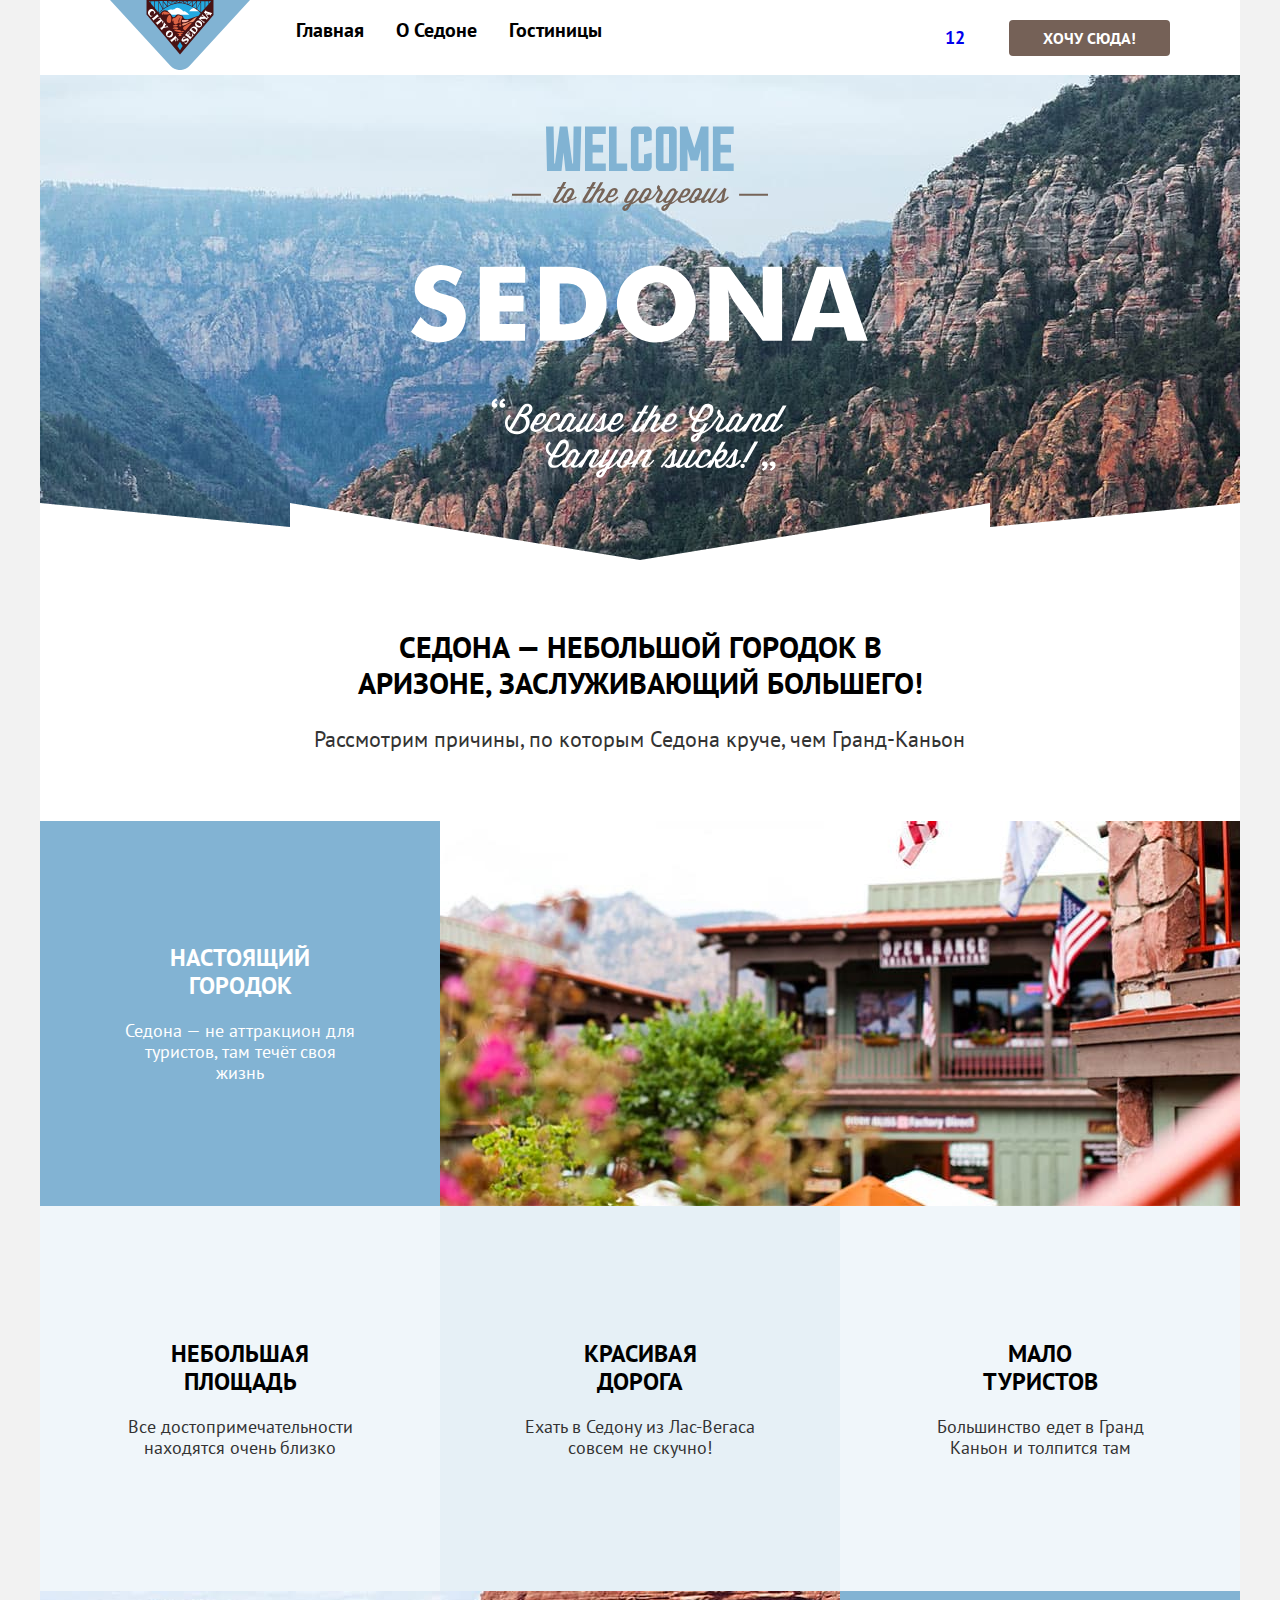
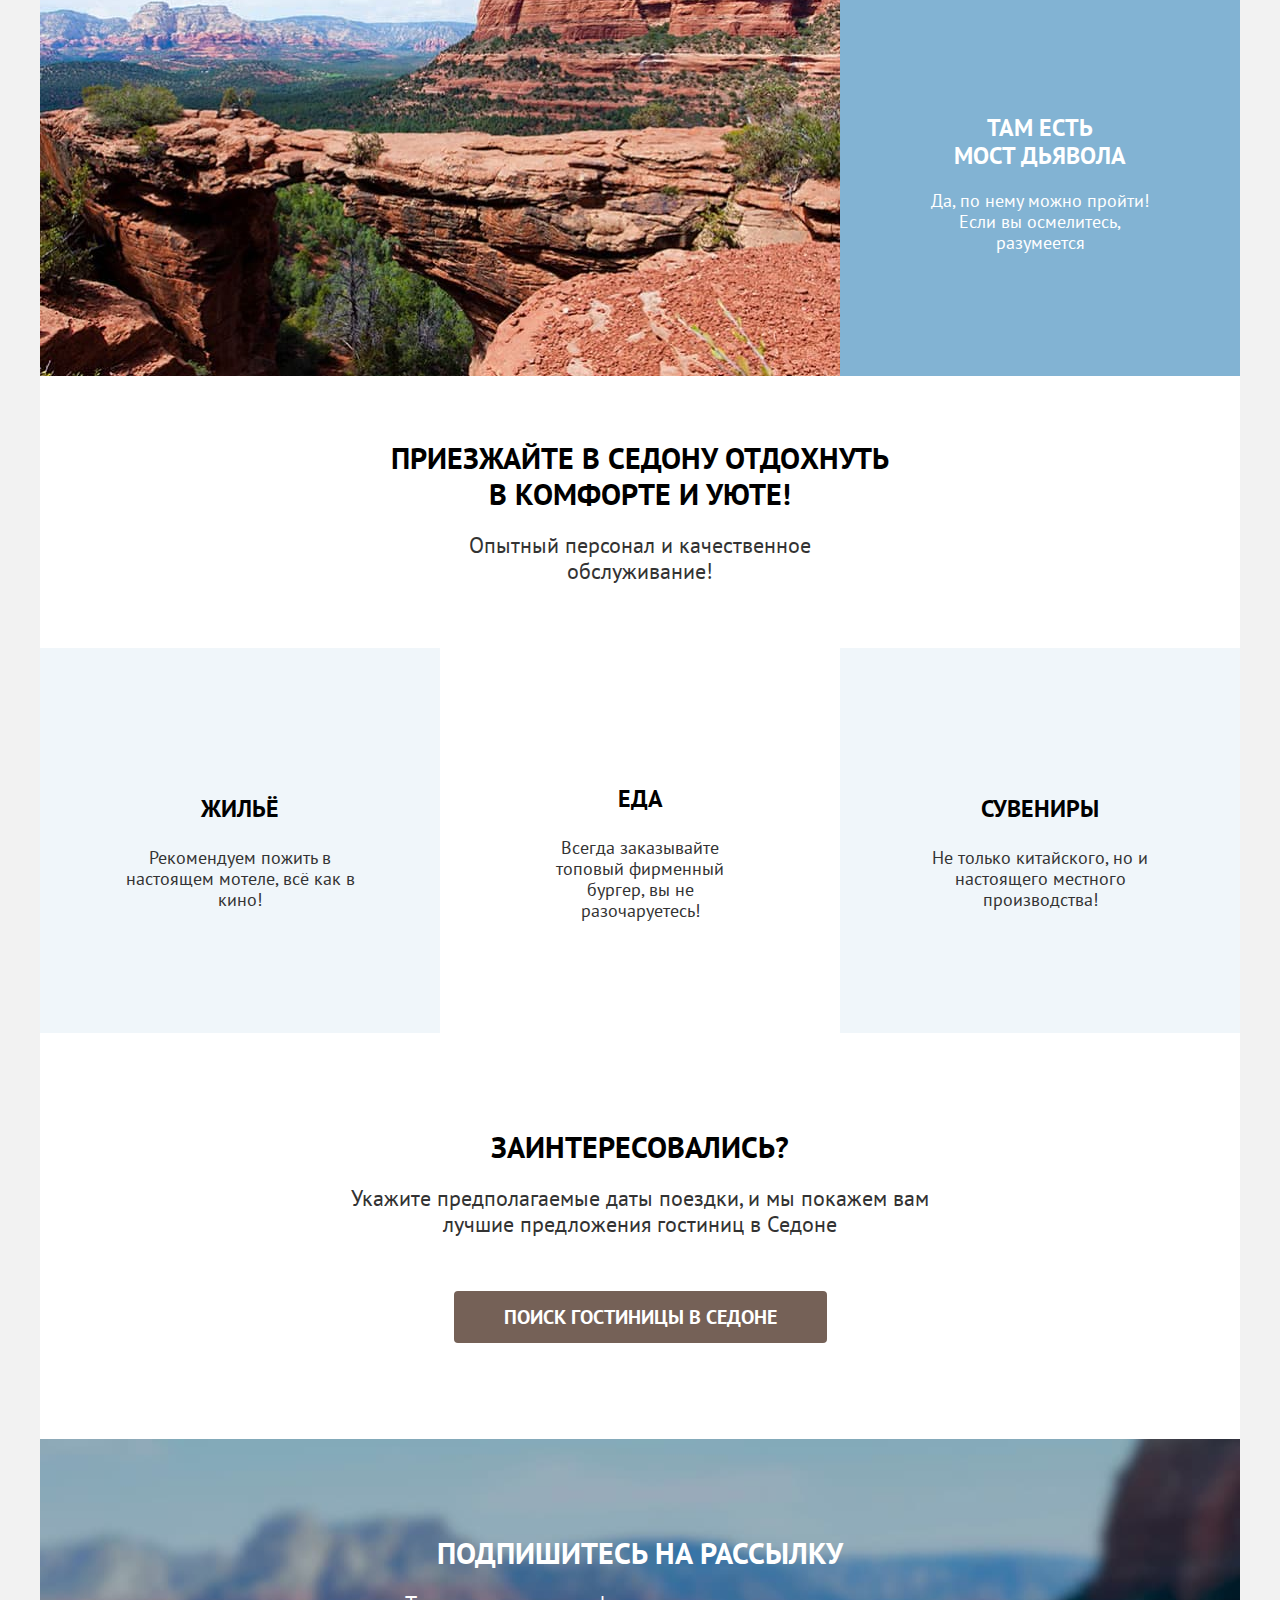
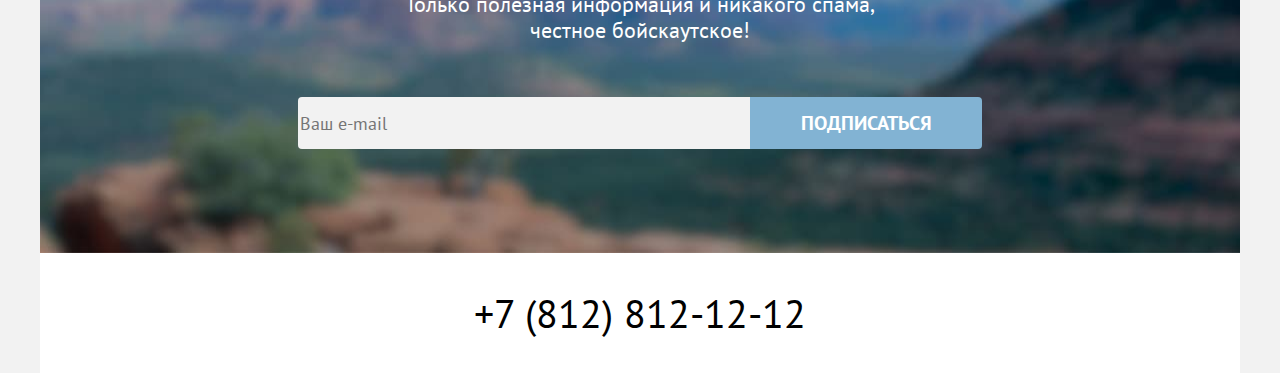
<file: index.html>
<!DOCTYPE html>
<html lang="ru">
  <head>
    <meta charset="utf-8">
    <link rel="stylesheet" href="styles/style.css">
    <title>HTML Academy: Седона</title>
  </head>
  <body>
    <div class="container">
      <header class="page-header">
        <nav class="navigation">
          <a class="header-logo" href="index.html" area-current="page">
            <img class="page-header-logo" src="images/logo.svg" width="140" height="70" alt="Логотип города «Седона»">
          </a>
          <ul class="navigation-list">
            <li class="navigation-item">
              <a class="navigation-link current"  area-current="page" href="index.html">Главная</a>
            </li>
            <li class="navigation-item">
              <a class="navigation-link" href="#">О Седоне</a>
            </li>
            <li class="navigation-item">
              <a class="navigation-link" href="catalog.html">Гостиницы</a>
            </li>
          </ul>
          <ul class="navigation-user">
            <li class="navigation-user-item">
              <a class="navigation-user-link navigation-user-link-search" href="#">
                <span class="visually-hidden">Поиск</span>
              </a>
            </li>
            <li class="navigation-user-item">
              <a class="navigation-user-link navigation-user-link-favorites" href="#">
                <span class="visually-hidden">Избранное</span>
                <span class="navigation-user-favorites-count">12</span>
              </a>
            </li>
            <li class="navigation-user-item">
              <a class="navigation-user-button button" href="#">Хочу сюда!</a>
            </li>
          </ul>
        </nav>
      </header>
      <main class="main-index main-container">
        <section class="hero">
          <h1 class="visually-hidden">Седона-город в Аризоне</h1>
          <img class="hero-logo" src="images/hero-logo.svg" alt="Добро пожаловать в великолепную Седонну" width="458" height="352">
        </section>
        <section class="advantages">
          <h2 class="advantages-title visually-hidden">Преимущества города Седона</h2>
          <p class="advantages-subtitle lead">Седона — небольшой городок в Аризоне,
            заслуживающий большего!</p>
          <p class="advantages-text desc-text">Рассмотрим причины, по которым Седона круче, чем Гранд-Каньон</p>
          <ul class="advantages-list">
            <li class="advantages-item advantages-item--photo">
              <div class="advantages-wrapper">
                <h3 class="advantages-item-title">Настоящий городок</h3>
                <p class="advantages-item-text">Седона — не аттракцион для туристов, там течёт своя жизнь</p>
              </div>
              <img class="advantages-item-img" src="pictures/old-hous.jpg" width="800" height="385" alt="Старинный дом в Седонне">

            </li>
            <li class="advantages-item advantages-item--even">
              <div class="advantages-wrapper">
                <h3 class="advantages-item-title">Небольшая площадь</h3>
                <p class="advantages-item-text text-dark">Все достопримечательности находятся очень близко</p>
              </div>
            </li>
            <li class="advantages-item advantages-item--central">
              <div class="advantages-wrapper">
                <h3 class="advantages-item-title">Красивая дорога</h3>
                <p class="advantages-item-text text-dark">Ехать в Седону из Лас-Вегаса совсем не скучно!</p>
              </div>
            </li>
            <li class="advantages-item advantages-item--even">
              <div class="advantages-wrapper">
                <h3 class="advantages-item-title">Мало туристов</h3>
                <p class="advantages-item-text text-dark">Большинство едет в Гранд Каньон и толпится там</p>
              </div>
            </li>
            <li class="advantages-item advantages-item--photo">
              <img class="advantages-item-img" src="pictures/diablo-bridg.jpg" width="800" height="385" alt="Мост дьявола в Седонне">
              <div class="advantages-wrapper">
                <h3 class="advantages-item-title ">Там есть мост дьявола</h3>
                <p class="advantages-item-text">Да, по нему можно пройти! Если вы осмелитесь, разумеется</p>
              </div>
            </li>
          </ul>
        </section>
        <section class="slogan">
          <h2 class="slogan-title lead">Приезжайте в Седону отдохнуть в комфорте и уюте!</h2>
          <p class="slogan-text desc-text">Опытный персонал и качественное обслуживание!</p>
        </section>
        <section class="advice">
          <h2 class="advice-title visually-hidden">Советы для путешественников</h2>
          <ul class="advice-list">
            <li class="advice-item advice-item--odd">
              <div class="advice-item-wrapper">
                <h3 class="advice-item-title">Жильё</h3>
                <p class="advice-item-text text-dark">Рекомендуем пожить в настоящем мотеле, всё как в кино!</p>
              </div>
            </li>
            <li class="advice-item">
              <div class="advice-item-wrapper">
                <h3 class="advice-item-title advice-item--central">Еда</h3>
                <p class="advice-item-text text-dark">Всегда заказывайте топовый фирменный бургер, вы не разочаруетесь!</p>
              </div>
            </li>
            <li class="advice-item advice-item--odd">
              <div class="advice-item-wrapper">
                <h3 class="advice-item-title">Сувениры</h3>
                <p class="advice-item-text text-dark">Не только китайского, но и настоящего местного производства!</p>
              </div>
            </li>
          </ul>
        </section>
        <section class="searching">
          <h2 class="searching-title lead">Заинтересовались?</h2>
          <p class="searching-text desc-text">Укажите предполагаемые даты поездки, и мы покажем вам лучшие предложения гостиниц в Седоне</p>
          <a class="searching-button button" href="catalog.html">Поиск гостиницы в Седоне</a>
        </section>
        <section class="subscribe subscribe-main">
          <h2 class="subscribe-title lead">Подпишитесь на рассылку</h2>
          <p class="subscribe-text">Только полезная информация и никакого спама, честное бойскаутское!</p>
          <form class="subscribe-form" action="https://echo.htmlacademy.ru/" method="post">
            <label for="email">
              <input class="subscribe-input" type="email" id="email" name="email" placeholder="Ваш e-mail">
            </label>
            <button class="subscribe-button button" type="submit">Подписаться</button>
          </form>
        </section>
      </main>
      <footer class="page-footer">
        <h2 class="visually-hidden">Социальные сети</h2>
        <ul class="social-list">
          <li class="social-item">
            <a class="social-link" href="https://vk.com/htmlacademy">
              <span class="visually-hidden">ВКонтакте</span>
            </a>
          </li>
          <li class="social-item">
            <a class="social-link" href="https://t.me/htmlacademy">
              <span class="visually-hidden">Телеграм</span>
            </a>
          </li>
          <li class="social-item">
            <a class="social-link" href="https://www.youtube.com/user/htmlacademyru">
              <span class="visually-hidden">Ютуб</span>
            </a>
          </li>
        </ul>
        <a class="footer-phone" href="tel:+78128121212">+7 (812) 812-12-12</a>
        <a class="copyright" href="https://htmlacademy.ru/">
          <span class="visually-hidden">Логотип HTML Academy"</span>
        </a>
      </footer>
    </div>
  </body>
</html>
</file>
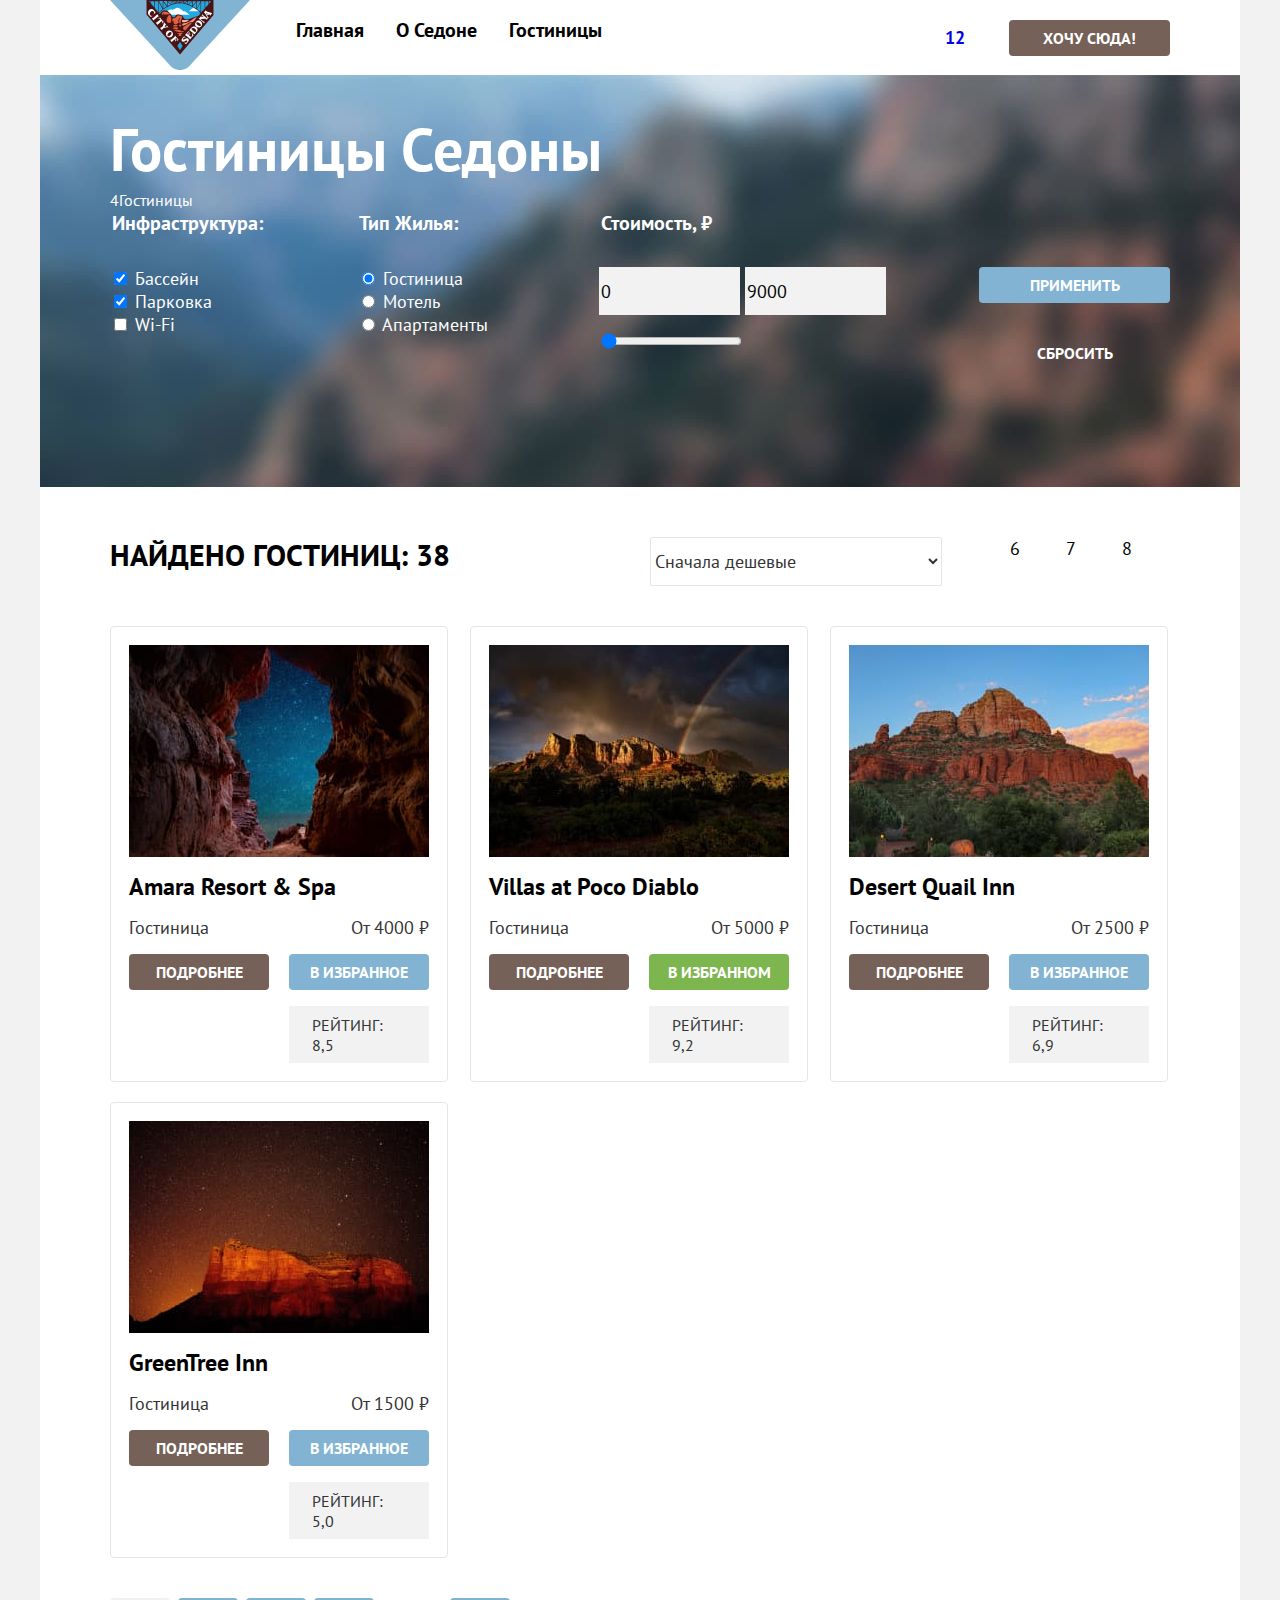
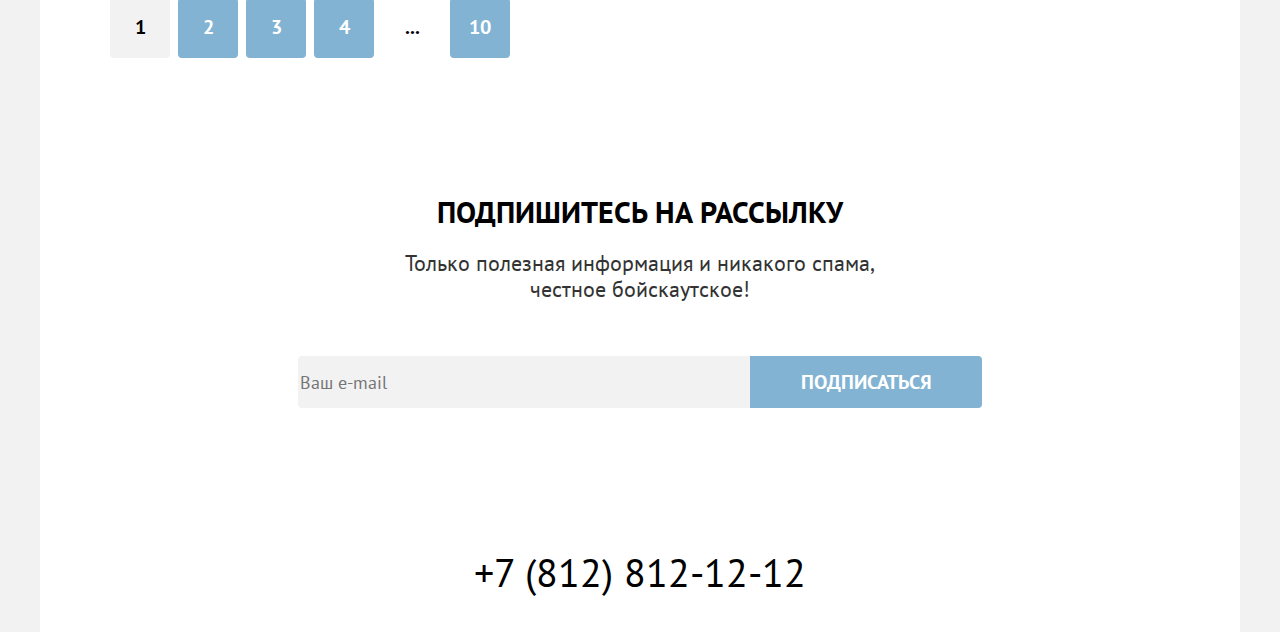
<file: catalog.html>
<!DOCTYPE html>
<html lang="ru">
  <head>
    <meta charset="utf-8">
    <link rel="stylesheet" href="styles/style.css">
    <title>Каталог гостиниц</title>
  </head>
  <body>
    <div class="container">
      <header class="page-header">
        <nav class="navigation">
          <a class="header-logo" href="index.html">
            <img class="page-header-logo" src="images/logo.svg" width="140" height="70"  alt="Логотип города «Седона»">
          </a>
          <ul class="navigation-list">
            <li class="navigation-item">
              <a class="navigation-link" href="index.html">Главная</a>
            </li>
            <li class="navigation-item">
              <a class="navigation-link" href="#">О Седоне</a>
            </li>
            <li class="navigation-item">
              <a class="navigation-link current" href="#">Гостиницы</a>
            </li>
          </ul>
          <ul class="navigation-user">
            <li class="navigation-user-item">
              <a class="navigation-user-link navigation-user-link-search" href="#">
                <span class="visually-hidden">Поиск</span>
              </a>
            </li>
            <li class="navigation-user-item">
              <a class="navigation-user-link navigation-user-link-favorites" href="#">
                <span class="visually-hidden">Избранное</span>
                <span class="navigation-user-favorites-count">12</span>
              </a>
            </li>
            <li class="navigation-user-item">
              <a class="navigation-user-button button" href="#">Хочу сюда!</a>
            </li>
          </ul>
        </nav>
      </header>
      <main class="main-catalog main-container">
        <div class="filter-container">
          <section class="filter-header">
            <h1 class="filter-title">Гостиницы Седоны</h1>
            <ul class="breadcrumbs">
              <li class="breadcrumbs-item">
                <a class="breadcrumbs-link breadcrumbs-link-main" href="index.html">4
                  <span class="visually-hidden">Главная</span>
                </a>
              </li>
              <li class="breadcrumbs-item">
                <a class="breadcrumbs-link">Гостиницы</a>
              </li>
            </ul>
          </section>
          <section class="filter-main">
            <h2 class="catalog-title visually-hidden">Выбор гостиницы в Седоне с фильтрами</h2>
            <form class="catalog-filter" action="https://echo.htmlacademy.ru/" method="get">
              <fieldset class="filter-group infostructure">
                <legend class="filter-group-title">Инфраструктура:</legend>
                <ul class="filter-group-list">
                  <li class="filter-group-item">
                    <label class="control">
                      <input class="control-input" type="checkbox" name="pool" checked>
                      Бассейн
                    </label>
                  </li>
                  <li class="filter-group-item">
                    <label class="control">
                      <input class="control-input" type="checkbox" name="parking" checked>
                      Парковка
                    </label>
                  </li>
                  <li class="filter-group-item">
                    <label class="control">
                      <input class="control-input" type="checkbox" name="Wi-Fi">
                      Wi-Fi
                    </label>
                  </li>
                </ul>
              </fieldset>
              <fieldset class="filter-group housing">
                <legend class="filter-group-title">Тип Жилья:</legend>
                <ul class="filter-group-list">
                  <li class="filter-group-item">
                    <label class="control">
                      <input class="control-input" type="radio" name="type-placements" value="hotel" checked>
                      Гостиница
                    </label>
                  </li>
                  <li class="filter-group-item">
                    <label class="control">
                      <input class="control-input" type="radio" name="type-placements" value="motel">
                      Мотель
                    </label>
                  </li>
                  <li class="filter-group-item">
                    <label class="control">
                      <input class="control-input" type="radio" name="type-placements" value="apartments">
                      Апартаменты
                    </label>
                  </li>
                </ul>
              </fieldset>
              <fieldset class="filter-group filter-cost">
                <legend class="filter-group-title">Стоимость, ₽</legend>
                <div class="filter-price-wrapper">
                  <input type="text" class="filter-price" placeholder="от" value="0">
                  <input type="text" class="filter-price" placeholder="до" value="9000">
                </div>
                <input class="filter-price" type="range" min="0" max="9000" step="100" value="0">
              </fieldset>
              <div class = "filter-button-wrapper">
                <button class="filter-button filter-button--light button" type="submit">Применить</button>
                <button class="filter-button filter-button--transparent button" type="reset">Сбросить</button>
              </div>
            </form>
          </section>
        </div>
        <section class="catalog">
          <div class="catalog-sorting-wrapper">
            <h2 class="catalog-title">Найдено гостиниц: <span>38</span></h2>
            <select class="catalog-sorting" name="sorting">
              <option value="price">Сначала дешевые</option>
              <option value="rating">Сначала дорогие</option>
              <option value="popular">По популярности</option>
            </select>
            <ul class="list-view">
              <li class="list-view-item">
                <a class="list-view-button button-active" href="#">
                  <span class="visually-hidden">Показать в виде плитки</span>6
                </a>
              </li>
              <li class="list-view-item">
                <a class="list-view-button" href="#">
                  <span class="visually-hidden">Показать по одной</span>7
                </a>
              </li>
              <li class="list-view-item">
                <a class="list-view-button" href="#">
                  <span class="visually-hidden">Показать в виде списка</span>8
                </a>
              </li>
            </ul>
          </div>
          <ul class="catalog-list">
            <li class="catalog-card">
              <a class="catalog-card-link" href="#">
                <img class="catalog-card-image" src="pictures/hotel-amara.jpg" alt="Звездное небо" width="300" height="212">

                <h3 class="catalog-card-title">Amara Resort & Spa</h3>
              </a>
                <p class="type-description">Гостиница</p>
                <b class="card-price">От 4000 ₽</b>
                <a class="catalog-button button" href="#">подробнее</a>
                <button class="favourite button" type="button">В избранное</button>
                <p class="stars four"><span class="visually-hidden">Четыре звезды</span></p>
                <p class="rating">Рейтинг: 8,5</p>
            </li>
            <li class="catalog-card">
              <a class="catalog-card-link" href="#" tabindex="-1">
                <img class="catalog-card-image" src="pictures/hotel-villas.jpg" alt="Каньон на закате" width="300" height="212">
                <h3 class="catalog-card-title">Villas at Poco Diablo</h3>
              </a>
                <p class="type-description">Гостиница</p>
                <b class="card-price">От 5000 ₽</b>
                <a class="catalog-button button" href="#">подробнее</a>
                <button class="favourite button favourite-active" type="button">В избранном</button>
                <p class="stars four"><span class="visually-hidden">Четыре звезды</span></p>
                <p class="rating">Рейтинг: 9,2</p>
            </li>
            <li class="catalog-card">
              <a class="catalog-card-link" href="#" tabindex="-1">
                <img class="catalog-card-image" src="pictures/hotel-desert.jpg" alt="Горы" width="300" height="212">
                <h3 class="catalog-card-title">Desert Quail Inn</h3>
              </a>
                <p class="type-description">Гостиница</p>
                <b class="card-price">От 2500 ₽</b>
                <a class="catalog-button button" href="#">подробнее</a>
                <button class="favourite button" type="button">В избранное</button>
                <p class="stars three"><span class="visually-hidden">Три звезды</span></p>
                <p class="rating">Рейтинг: 6,9</p>
            </li>
            <li class="catalog-card">
              <a class="catalog-card-link" href="#" tabindex="-1">
                <img class="catalog-card-image" src="pictures/hotel-greentree.jpg" alt="Ночной каньон" width="300" height="212">
                <h3 class="catalog-card-title">GreenTree Inn</h3>
              </a>
                <p class="type-description">Гостиница</p>
                <b class="card-price">От 1500 ₽</b>
                <a class="catalog-button button" href="#">подробнее</a>
                <button class="favourite button" type="button">В избранное</button>
                <p class="stars two"><span class="visually-hidden">Две звезды</span></p>
                <p class="rating">Рейтинг: 5,0</p>
              </li>
          </ul>
        </section>
        <section class="pagination">
          <h2 class="visually-hidden">Пагинация</h2>
          <ul class="pagination-list">
            <li class="pagination-item">
              <a class="pagination-link pagination-current" href="#">1</a>
            </li>
            <li class="pagination-item">
              <a class="pagination-link" href="#">2</a>
            </li>
            <li class="pagination-item">
              <a class="pagination-link" href="#">3</a>
            </li>
            <li class="pagination-item">
              <a class="pagination-link" href="#">4</a>
            </li>
            <li class="pagination-item">
              <a class="pagination-link pagination-points" href="#">...</a>
            </li>
            <li class="pagination-item">
              <a class="pagination-link" href="#">10</a>
            </li>
          </ul>
        </section>
        <section class="subscribe catalog-subscribe">
          <h2 class="subscribe-title subscribe-dark lead">Подпишитесь на рассылку</h2>
          <p class="subscribe-text subscribe-dark desc-text">Только полезная информация и никакого спама, честное бойскаутское!</p>
          <form class="subscribe-form" action="https://echo.htmlacademy.ru/" method="post">
            <label for="email">
              <input class="subscribe-input" type="email" id="email" name="email" placeholder="Ваш e-mail">
            </label>
            <button class="subscribe-button button" type="submit">Подписаться</button>
          </form>
        </section>
      </main>
      <footer class="page-footer">
        <h2 class="visually-hidden">
            Социальные сети
        </h2>
        <ul class="social-list">
          <li class="social-item">
            <a class="social-link" href="#">
              <span class="visually-hidden">ВКонтакте</span>
            </a>
          </li>
          <li class="social-item">
            <a class="social-link" href="#">
              <span class="visually-hidden">Телеграм</span>
            </a>
          </li>
          <li class="social-item">
            <a class="social-link" href="#">
              <span class="visually-hidden">Ютуб</span>
            </a>
          </li>
        </ul>
        <a class="footer-phone" href="tel:+78128121212">+7 (812) 812-12-12</a>
        <a class="copyright" href="https://htmlacademy.ru/">
          <span class="visually-hidden">Логотип HTML Academy"</span>
        </a>
      </footer>
    </div>
  </body>
</html>
</file>
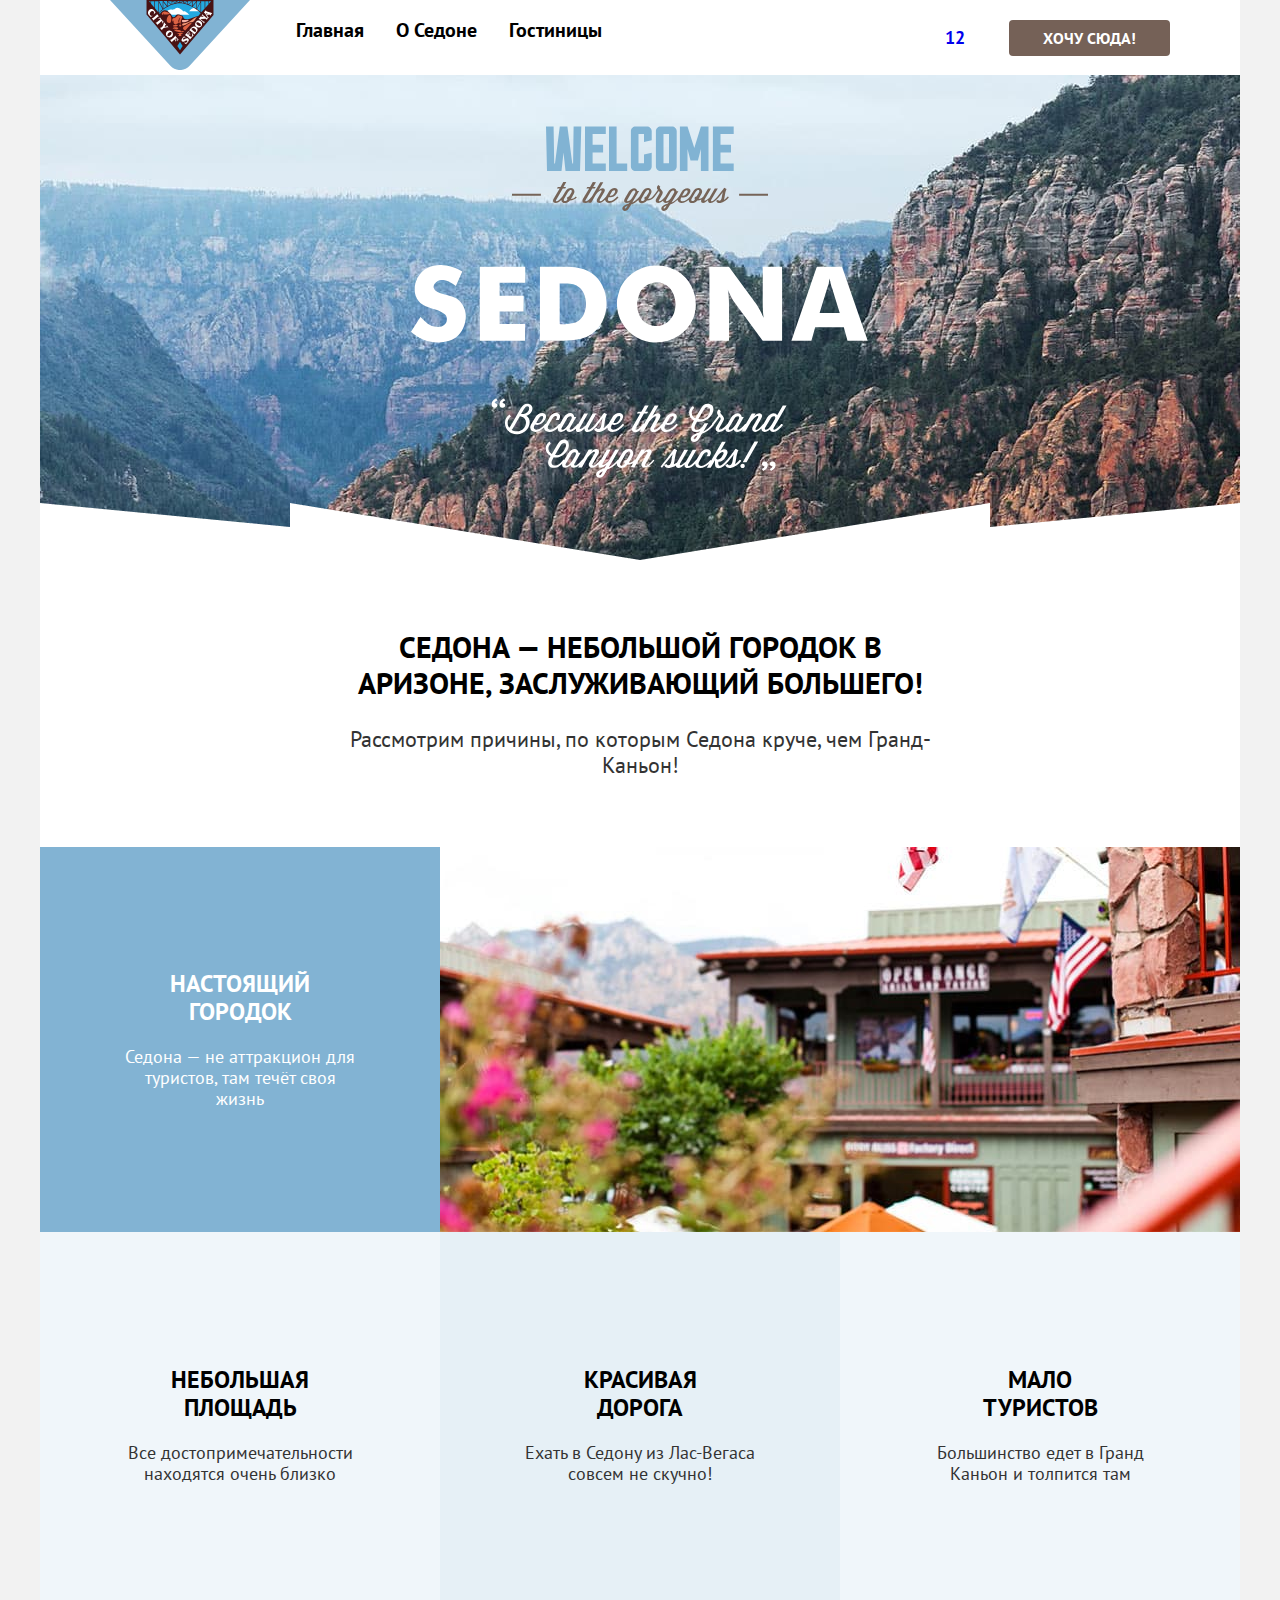
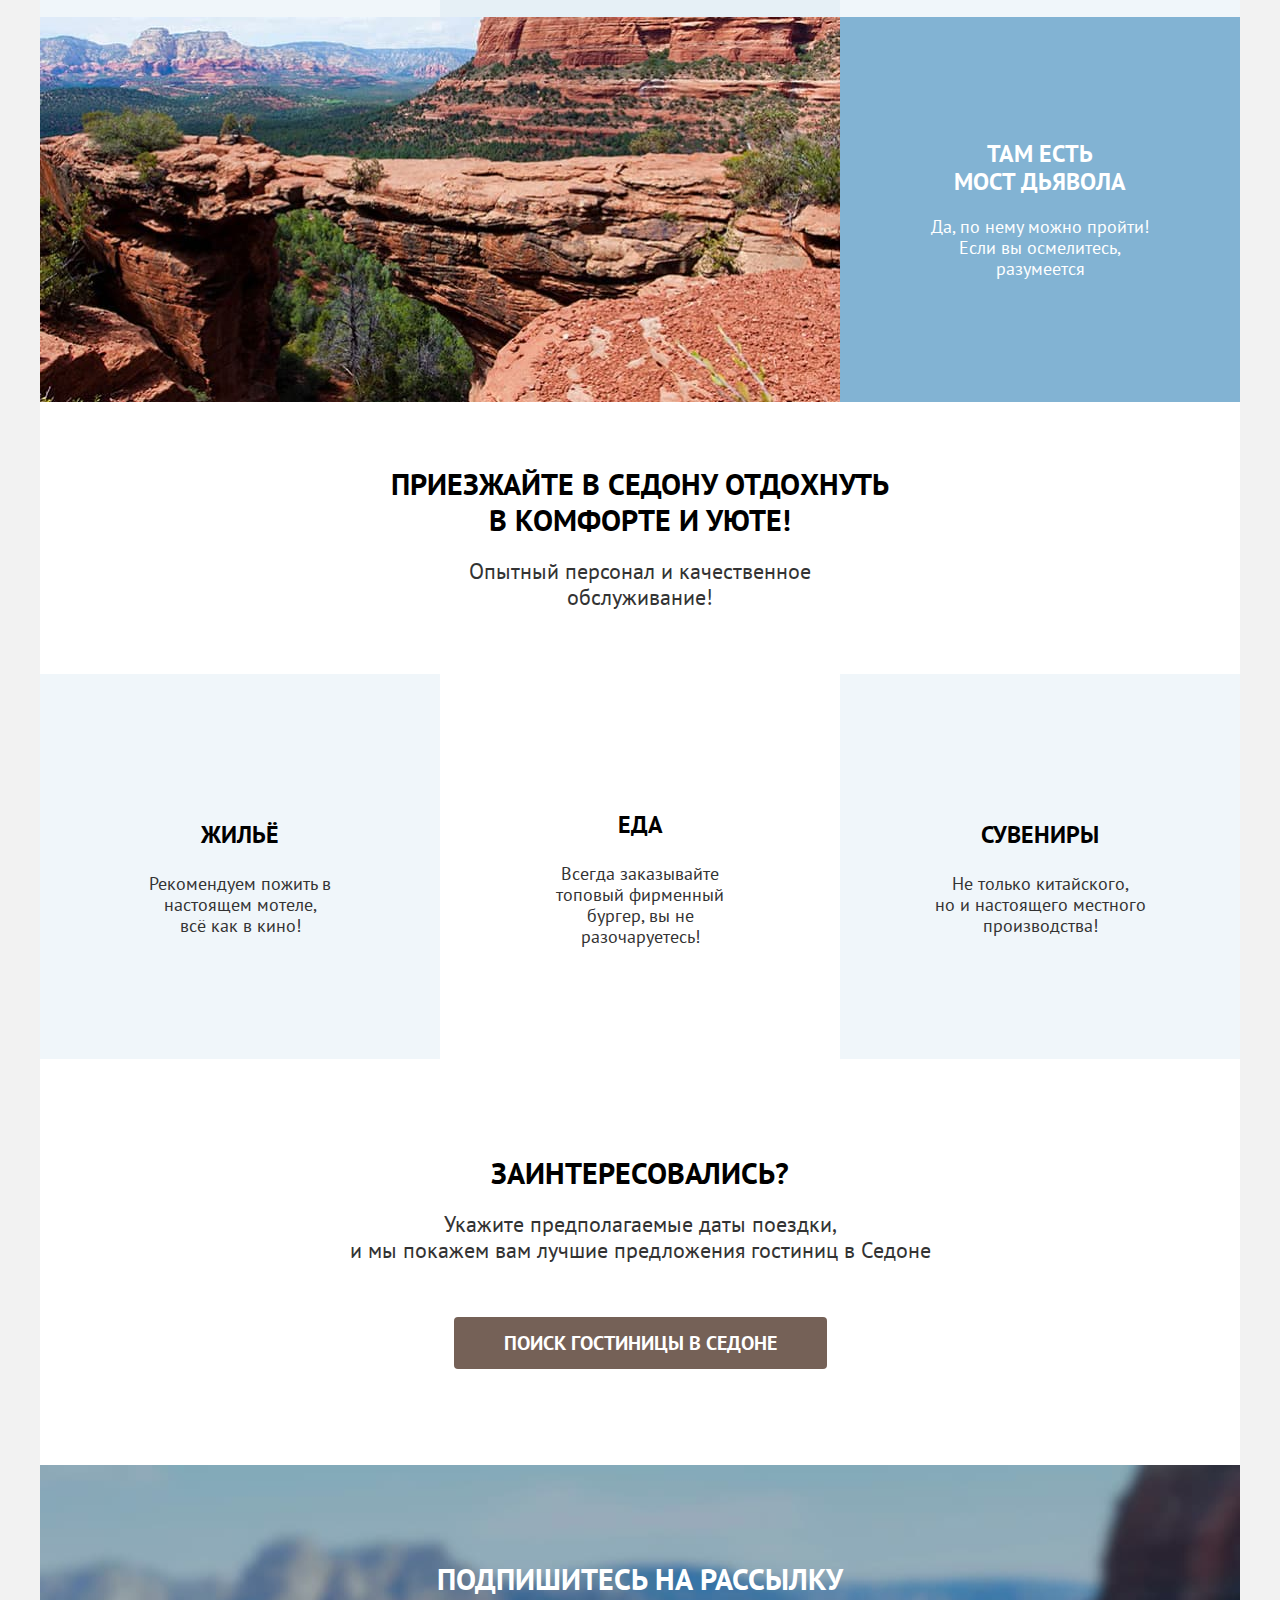
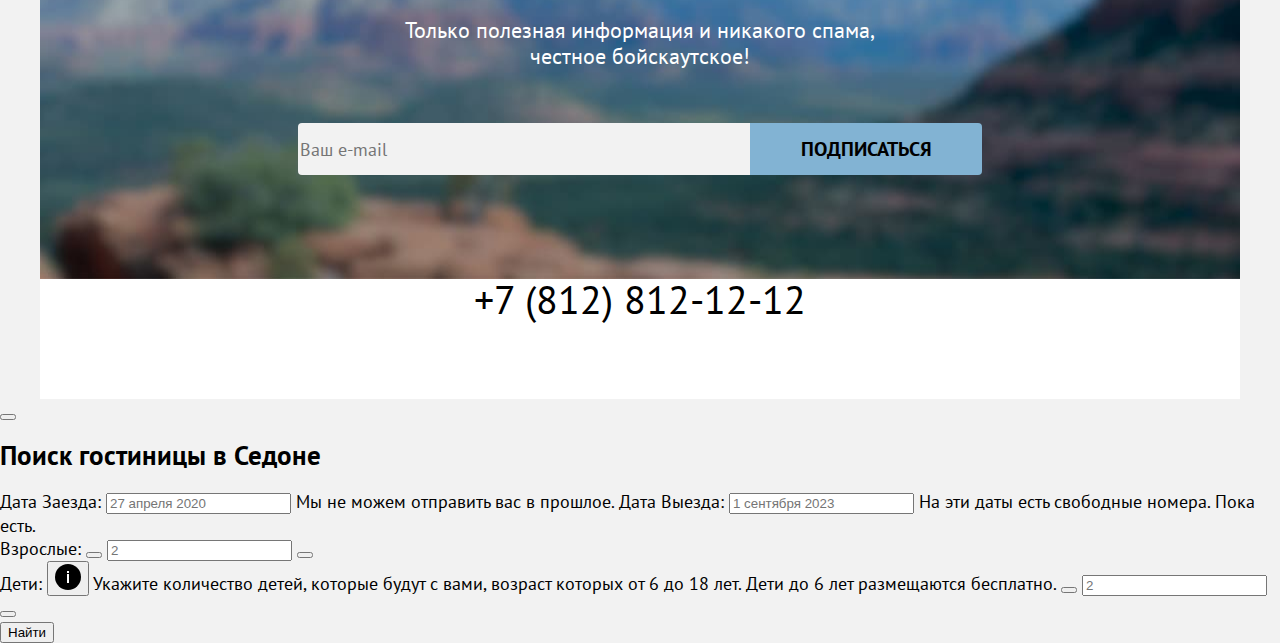
<file: modal.html>
<!DOCTYPE html>
<html lang="ru">
  <head>
    <meta charset="utf-8">
    <link rel="stylesheet" href="styles/style.css">
    <link rel="icon" href="favicon.ico">
    <title>HTML Academy: Седона</title>
  </head>
  <body>
    <div class="container">
      <header class="page-header" data-test="header">
        <nav class="navigation">
          <a class="header-logo" href="index.html">
            <img class="page-header-logo" src="images/logo.svg" width="140" height="70" alt="Логотип города «Седона»">
          </a>
          <ul class="navigation-list">
            <li class="navigation-item">
              <a class="navigation-link current" href="index.html">Главная</a>
            </li>
            <li class="navigation-item">
              <a class="navigation-link" href="#">О Седоне</a>
            </li>
            <li class="navigation-item">
              <a class="navigation-link" href="catalog.html">Гостиницы</a>
            </li>
          </ul>
          <ul class="navigation-user">
            <li class="navigation-user-item">
              <a class="navigation-user-link navigation-user-link-search" href="#">
                <span class="visually-hidden">Поиск</span>
              </a>
            </li>
            <li class="navigation-user-item">
              <a class="navigation-user-link navigation-user-link-favorites" href="#">
                <span class="visually-hidden">Избранное</span>
                <span class="navigation-user-favorites-count">12</span>
              </a>
            </li>
            <li class="navigation-user-item">
              <a class="navigation-user-button button" href="#">Хочу сюда!</a>
            </li>
          </ul>
        </nav>
      </header>
      <main class="main-index main-container" data-test="main">
        <section class="hero" data-test="hero">
          <h1 class="visually-hidden">Седона-город в Аризоне</h1>
          <img class="hero-logo" src="images/hero-logo.svg" alt="Добро пожаловать в великолепную Седонну" width="458" height="352">
        </section>
        <section class="advantages" data-test="advantages">
          <h2 class="advantages-title visually-hidden">Преимущества города Седона</h2>
          <p class="advantages-subtitle lead">Седона — небольшой городок в Аризоне,
            заслуживающий большего!</p>
          <p class="advantages-text desc-text">Рассмотрим причины, по которым Седона круче, чем Гранд-Каньон!</p>
          <ul class="advantages-list">
            <li class="advantages-item advantages-item--photo">
              <div class="advantages-wrapper">
                <h3 class="advantages-item-title">Настоящий городок</h3>
                <p class="advantages-item-text">Седона — не аттракцион для туристов, там течёт своя жизнь</p>
              </div>
              <img class="advantages-item-img" src="pictures/old-hous.jpg" width="800" height="385" alt="Старинный дом в Седонне">
            </li>
            <li class="advantages-item advantages-item--even">
              <div class="advantages-wrapper">
                <h3 class="advantages-item-title">Небольшая площадь</h3>
                <p class="advantages-item-text text-dark">Все достопримечательности находятся очень близко</p>
              </div>
            </li>
            <li class="advantages-item advantages-item--central">
              <div class="advantages-wrapper">
                <h3 class="advantages-item-title">Красивая дорога</h3>
                <p class="advantages-item-text text-dark">Ехать в Седону из Лас-Вегаса совсем не скучно!</p>
              </div>
            </li>
            <li class="advantages-item advantages-item--even">
              <div class="advantages-wrapper">
                <h3 class="advantages-item-title">Мало туристов</h3>
                <p class="advantages-item-text text-dark">Большинство едет в Гранд Каньон и толпится там</p>
              </div>
            </li>
            <li class="advantages-item advantages-item--photo">
              <img class="advantages-item-img" src="pictures/diablo-bridg.jpg" width="800" height="385" alt="Мост дьявола в Седонне">
              <div class="advantages-wrapper">
                <h3 class="advantages-item-title ">Там есть мост дьявола</h3>
                <p class="advantages-item-text">Да, по нему можно пройти! Если вы осмелитесь, разумеется</p>
              </div>
            </li>
          </ul>
        </section>
        <section data-test="service">
        <section class="slogan">
          <h2 class="slogan-title lead">Приезжайте в Седону отдохнуть в комфорте и уюте!</h2>
          <p class="slogan-text desc-text">Опытный персонал и качественное обслуживание!</p>
        </section>
        <section class="advice">
          <h2 class="advice-title visually-hidden">Советы для путешественников</h2>
          <ul class="advice-list">
            <li class="advice-item advice-item--odd">
              <div class="advice-item-wrapper">
                <h3 class="advice-item-title">Жильё</h3>
                <p class="advice-item-text text-dark">Рекомендуем пожить в настоящем мотеле,<br> всё как в кино!</p>
              </div>
            </li>
            <li class="advice-item">
              <div class="advice-item-wrapper">
                <h3 class="advice-item-title advice-item--central">Еда</h3>
                <p class="advice-item-text text-dark">Всегда заказывайте<br> топовый фирменный бургер, вы не разочаруетесь!</p>
              </div>
            </li>
            <li class="advice-item advice-item--odd">
              <div class="advice-item-wrapper">
                <h3 class="advice-item-title">Сувениры</h3>
                <p class="advice-item-text text-dark">Не только китайского,<br> но и настоящего местного производства!</p>
              </div>
            </li>
          </ul>
        </section>
      </section>
        <section class="searching" data-test="search">
          <h2 class="searching-title lead">Заинтересовались?</h2>
          <p class="searching-text desc-text">Укажите предполагаемые даты поездки,<br> и мы покажем вам лучшие предложения гостиниц в Седоне</p>
          <a class="searching-button button" href="catalog.html">Поиск гостиницы в Седоне</a>
        </section>
        <section class="subscribe subscribe-main" data-test="subscribe">
          <h2 class="subscribe-title lead">Подпишитесь на рассылку</h2>
          <p class="subscribe-text">Только полезная информация и никакого спама, честное бойскаутское!</p>
          <form class="subscribe-form" action="https://echo.htmlacademy.ru/" method="post">
            <label for="email">
              <input class="subscribe-input" type="email" id="email" name="email" placeholder="Ваш e-mail" required>
            </label>
            <button class="subscribe-button button-light" type="submit" >Подписаться</button>
          </form>
        </section>
      </main>
      <footer class="page-footer" data-test="footer">
        <h2 class="visually-hidden">Социальные сети</h2>
        <ul class="social-list">
          <li class="social-item">
            <a class="social-link vk" href="https://vk.com/htmlacademy">
              <span class="visually-hidden">ВКонтакте</span>
            </a>
          </li>
          <li class="social-item">
            <a class="social-link telegram" href="https://t.me/htmlacademy">
              <span class="visually-hidden">Телеграм</span>
            </a>
          </li>
          <li class="social-item">
            <a class="social-link youtube" href="https://www.youtube.com/user/htmlacademyru">
              <span class="visually-hidden">Ютуб</span>
            </a>
          </li>
        </ul>
        <div class="adress">
          <a class="footer-phone" href="tel:+78128121212">+7 (812) 812-12-12</a>
        </div>
        <div class="copyright-wrapper">
          <a class="copyright" href="https://htmlacademy.ru/">
            <span class="visually-hidden">Логотип HTML Academy"</span>
          </a>
        </div>
      </footer>
    </div>
    <div class="modal-container" data-test="modal">
      <div class="modal modal-reservation">
        <button class="modal-close-button" type="button"><span class="visually-hidden">Закрыть окно бронирования</span>
        <span class="modal-close-icon modal-close-icon--top"></span>
        <span class="modal-close-icon modal-close-icon--bottom"></span>
        </button>
        <h2 class="modal-title">Поиск гостиницы в Седоне</h2>
        <form class="modal-form" action="https://echo.htmlacademy.ru/" method="post">
          <label for="date-start" class="modal-label">
            Дата Заезда:
            <input class="modal-input date" type="text" id="date-start" name="date-start" placeholder="27 апреля 2020">
            <span class="date-icon">
            </span>
            <span class="date-error">Мы не можем отправить вас в прошлое.</span>
          </label>
          <label for="date-end" class="modal-label">
            Дата Выезда:
            <input class="modal-input date" type="text" id="date-end" name="date-end" placeholder="1 сентября 2023">
            <span class="date-icon"></span>
            <span class="date-check">На эти даты есть свободные номера. Пока есть.</span>
          </label>
          <div class="customers">
            <div class="adult-wrapper customers-wrapper">
              <label for="adult-count" class="adults-count">
              Взрослые:
              </label>
              <button class="modal-button modal-minus-button" type="button">
                <span class="modal-count-icon ">
                  <span class=" modal-count-icon--top"></span>
                </span>
              </button>
              <span class="visually-hidden">Уменьшить количество взрослых</span>
              <input class="count" type="text" id="adult-count" name="adult-count" placeholder="2">
              <button class="modal-button modal-plus-button" type="button">
                <span class="modal-count-icon">
                  <span class="modal-count-icon--top"></span>
                  <span class="modal-count-icon--bottom"></span>
                </span>
              </button>
              <span class="visually-hidden">Увеличить количество взрослых</span>
            </div>
            <div class="children-wrapper customers-wrapper">
              <label for="children-count" class="children-count">
                Дети:
              </label>
            <span class="tooltip">
              <button class="tooltip-toggle" type="button" aria-labelledby="tooltip-label-date">
                <svg class="tooltip-icon" width="26" height="26" fill="none" xmlns="http://www.w3.org/2000/svg">
                  <circle cx="13" cy="13" r="13" fill="currentColor"/>
                  <path fill-rule="evenodd" clip-rule="evenodd" d="M12 7H14V9H12V7ZM14 19H12V10H14V19Z" fill="white"/>
                </svg>
              </button>
              <span class="tooltip-text" role="tooltip" id="tooltip-label-date">Укажите количество детей, которые будут с вами, возраст которых от 6 до 18 лет.  Дети до 6 лет размещаются бесплатно.</span>
            </span>
            <button class="modal-button modal-minus-button" type="button">
              <span class="modal-count-icon">
                <span class="modal-count-icon--top"></span>
              </span>
            </button>
            <span class="visually-hidden">Уменьшить количество детей</span>
            <input class="count" type="text" id="children-count" name="children-count" placeholder="2">
            <button class="modal-button modal-plus-button" type="button">
              <span class="modal-count-icon">
                <span class="modal-count-icon--top"></span>
                <span class="modal-count-icon--bottom"></span>
              </span>
            </button>
            <span class="visually-hidden">Увеличить количество детей</span>
          </div>
          </div>
          <button class="modal-button-submit button-light" type="submit">Найти</button>
        </form>
      </div>
    </div>
  </body>
</html>
</file>
<file: styles/style.css>
@font-face {
  font-family: "PT Sans";
  src: url(../fonts/ptsans-400.woff2) format("woff2");
  font-style: normal;
  font-weight: 400;
  font-display: swap;
}
@font-face {
  font-family: "PT Sans";
  src: url(../fonts/ptsans-700.woff2) format("woff2");
  font-style: normal;
  font-weight: 700;
  font-display: swap;
}
*,
*::before,
*::after {
  box-sizing: border-box;
}
body {
  height: 100%;
  margin:0;
  font-family: "PT Sans", sans-serif;
  font-size: 18px;
  line-height: 23px;
  background-color: #F2F2F2;
  color: #000000;
}

.button {
  font-family: inherit;
  font-size: 16px;
  line-height: 20px;
  font-weight: 700;
  text-align: center;
  text-decoration: none;
  text-transform: uppercase;
  color:#FFFFFF;
  background-color: #756157;
}

.visually-hidden {
  position: absolute;
  width: 1px;
  height: 1px;
  margin: -1px;
  border: 0;
  padding: 0;
  white-space: nowrap;
  clip-path: inset(100%);
  clip: rect(0 0 0 0);
  overflow: hidden;
}

.container {
  width: 1200px;
  margin: 0 auto;
  display: flex;
  flex-direction: column;
}

/*pages*/

.page-header {
  background-color: #FFFFFF;
}

.navigation {
  display: flex;
  flex-wrap: wrap;
}

.navigation-list {
  min-width: 340px;
  padding-left: 0;
  list-style-type: none;
  display: flex;
  flex-wrap: wrap;
}

.header-logo {
  margin-left: 70px;
  margin-right: 30px;
}

.navigation-link {
  font-size: 20px;
  line-height: 24px;
  font-weight: 700;
  text-align: center;
  text-decoration: none;
  color: #000000;
  padding: 20px 16px;
}

.navigation-user-link {
  font-weight: 700;
  text-decoration: none;
  min-width: 44px;
  min-height: 64px;
}

.navigation-user-button {
  font-weight: 700;
  text-decoration: none;
  padding: 8px 34px;
  border-radius: 4px;
}

.navigation-user {
  min-width: 270px;
  padding-left: 0;
  list-style-type: none;
  display: flex;
  flex-wrap: wrap;
  margin-left: auto;
  margin-right: 70px;
  margin-top: auto;
  margin-bottom: auto;
  justify-content: space-between;
}

.main-index {
  background-color: #FFFFFF;
}

.main-container {
  flex-grow: 1;
}

.hero {
  background-image: url(../pictures/collar.png), url(../pictures/hero-background.jpg);
  background-size: 100% auto, cover;
  background-position: bottom, center;
  background-repeat: no-repeat;
  background-color: #F2F2F2;
  min-height: 485px;
  padding-top: 51px;
}

.hero-logo {
  display: block;
  margin: 0 auto;

}

.lead {
  font-size: 30px;
  font-weight: 700;
  text-transform: uppercase;
  line-height: 36px;
  text-align: center;
}

.advantages-subtitle {
  display: inline-block;
  margin: 0;
  padding: 69px 290px 25px 290px;
}

.advantages-text {
  display: inline-block;
  margin: 0;
  padding: 0 274px 69px 274px;
}

.desc-text {
  font-size: 22px;
  font-weight: 400;
  line-height: 26px;
  text-align: center;
  color: #333333;
}

.text-dark {
  color: #333333;
}
/* List*/

.advantages-list, .advice-list  {
  text-align: center;
  padding-left: 0;
  list-style-type: none;
}

.advantages-list {
  margin: 0;
  display: flex;
  flex-wrap: wrap;
}

.advantages-item {
  min-width: 400px;
  min-height: 385px;
  display: flex;
}

.advantages-wrapper {
  min-width: 400px;
  display: flex;
  flex-direction: column;
  margin-top: auto;
  margin-bottom: auto;
}
/*Title*/

.advantages-item-title {
  font-size: 24px;
  line-height: 28px;
  text-transform: uppercase;
  width: 172px;
  margin: 0 auto;
  padding: 0 0 20px 0;
  display: inline-block;
}
/*text*/

.advantages-item-text {
  font-size: 18px;
  font-weight: 400;
  line-height: 21px;
  display: inline-block;
  width: 230px;
  margin: 0 auto;
}

.advantages-item--photo {
  background-color: #82B3D3;
  background-size: 100% auto;
  color: #FFFFFF;
}

.advantages-item--even {
  background-color: rgba(131, 179, 211, 0.12);
  background-size: 100% auto;
}

.advantages-item--central {
  background-color: rgba(131, 179, 211, 0.20);
  background-size: 100% auto;
}

.slogan-title {
  display: inline-block;
  margin: 0;
  padding: 64px 347px 20px 347px;
}

.slogan-text {
  display: inline-block;
  margin: 0;
  padding: 0 355px 64px 355px;
}

.advice-list {
  margin: 0;
  display: flex;
  flex-wrap: wrap;
}

.advice-item {
  display: flex;
  min-width: 400px;
  min-height: 385px;
  margin-top: auto;
  margin-bottom: auto;
}

.advice-item-wrapper {
  min-width: 400px;
  display: flex;
  flex-direction: column;
  margin-top: auto;
  margin-bottom: auto;
}

.advice-item-title {
  font-size: 24px;
  line-height: 28px;
  text-transform: uppercase;
}

.advice-item-text {
  font-size: 18px;
  font-weight: 400;
  line-height: 21px;
  display: inline-block;
  width: 230px;
  margin: 0 auto;
}

.advice-item--odd {
  background-color: rgba(131, 179, 211, 0.12);
  background-size: 100% auto;
}

.searching {
  display: flex;
  flex-direction: column;
  align-items: center;
  padding: 96px 304px;
}

.searching-title {
  margin: 0 0 20px 0;
}

.searching-text {
  margin: 0 0 54px 0;
}

.searching-button {
  font-family: inherit;
  font-size: 20px;
  font-weight: 700;
  line-height: 36px;
  text-transform: uppercase;
  padding: 8px 50px;
  display: flex;
  align-items: center;
  justify-content: center;
  border-radius: 4px;
}

/*subscribe*/

.subscribe {
  text-align: center;
  display: flex;
  flex-direction: column;
  padding: 96px 258px 104px 258px;
  align-items: center;
}

.subscribe-main {
  background-image: url(../pictures/subscribe.jpg);
  background-size: cover;
  background-position: center;
  background-repeat: no-repeat;
  background-color: #82B3D3;
  color: #FFFFFF;
}

.subscribe-title {
  margin: 0 0 20px 0;
}

.subscribe-text {
  max-width: 475px;
  font-family: inherit;
  font-size: 22px;
  line-height: 26px;
  text-align: center;
  margin: 0 0 54px 0;
}

.subscribe-form {
  display: flex;
}

.subscribe-button {
  font-family: inherit;
  font-size: 20px;
  font-weight: 700;
  line-height: 36px;
  text-transform: uppercase;
  background-color: #82B3D3;
  border: none;
  width: 232px;
  height: 52px;
  border-radius: 0 4px 4px 0;
}

.subscribe-input {
  font-family: inherit;
  font-size: 18px;
  font-weight: 400;
  line-height: 24px;
  color: #000000;
  background-color: #F2F2F2;
  border: none;
  border-radius: 4px 0 0 4px;
  width: 452px;
  height: 52px;
}

/*footer*/

.page-footer {
  background-color: #FFFFFF;
  display: flex;
  justify-content: space-between;
  min-height: 120px;
}

.social-list {
  padding-left: 0;
  list-style-type: none;
  margin-left: 70px;
  display: flex;
  flex-wrap: wrap;
  margin-top: auto;
  margin-bottom: auto;
}

.social-link {
  min-width: 47px;
  min-height: 40px;
  text-decoration: none;
  color: #000000;
}

.footer-phone {
  font-size: 40px;
  font-weight: 400;
  text-transform: uppercase;
  line-height: 40px;
  color: #000000;
  text-decoration: none;
  text-align: center;
  min-width: 720px;
  display: inline-block;
  margin-top: auto;
  margin-bottom: auto;
}

.copyright {
  margin-right: 70px;
  margin-top: auto;
  text-decoration: none;
  color: #000000;
}

.main-catalog {
  background-color: #FFFFFF;
}

.catalog {
  margin-bottom: 40px;
}
/* Breadcrumbs */
.breadcrumbs-link {
  font-size: 16px;
  font-weight: 400;
  line-height: 21px;
  color: #FFFFFF;
  text-decoration: none;
}

.filter-container {
  min-height: 412px;
  background-image: url(../pictures/filter.jpg);
  background-size: cover;
  background-repeat: no-repeat;
  background-position: center;
  background-color: #82B3D3;
  color: #FFFFFF;
  margin-bottom: 50px;
}

.breadcrumbs {
  display: flex;
  padding-left: 0;
  list-style-type: none;
  margin: 0 0 0 70px;
}

.breadcrumbs-link-main {
  min-width: 13px;
  min-height: 15px;
}

.catalog-filter {
  min-height: 157px;
  display: flex;
  flex-wrap: wrap;
  justify-content: space-between;
  margin: 0 70px 0 70px;
  padding-bottom: 70px;
}

.filter-group-list {
  padding-left: 0;
  list-style-type: none;
}

.infostructure {
  width: 150px;
  border: none;
  margin: 0;
  padding: 0;
}

.housing {
  width: 150px;
  border: none;
  margin: 0;
  padding: 0;
}

.filter-cost {
  width: 288px;
  border: none;
  display: flex;
  flex-direction: column;
  margin: 0;
  padding: 0 0 0 0;
}

.filter-button-wrapper {
  width: 191px;
  height: 104px;
  display: flex;
  gap: 32px;
  flex-direction: column;
  margin-top: 56px;
}

.filter-button {
  width: 191px;
  height: 36px;
  border: none;
  border-radius: 4px;
  padding: 8px 0 8px 0;
  cursor: pointer;
}

/* Title */

.filter-title {
  font-size: 60px;
  font-weight: 700;
  line-height: 78px;
  margin: 0 0 0 70px;
  padding: 35px 0 0 0;
}

.filter-button--light {
  background-color: #82B3D3;
}

.filter-group-list {
  margin: 0;
}

.filter-group-title {
  font-size: 20px;
  font-weight: 700;
  line-height: 24px;
  margin-bottom: 32px;
  }

.control-input {
  font-family: inherit;
  font-size: 18px;
  font-weight: 400;
  line-height: 23px;
}

.filter-price {
  font-family: inherit;
  font-size: 18px;
  line-height: 24px;
  border: none;
  background-color: #F2F2F2;
  width: 141px;
  height: 48px;
}

.filter-button--transparent {
  background-color: transparent;
}

.catalog-sorting-wrapper {
  display: flex;
  flex-wrap: wrap;
  justify-content: space-between;
  margin: 0 70px 40px 70px;
}

.catalog-sorting {
  margin-left: 200px;
  min-width: 292px;
  font-size: 18px;
  font-weight: 400;
  line-height: 21px;
  color: #333333;
}

.list-view {
  padding-left: 0;
  list-style-type: none;
  min-width: 160px;
 margin: 0 0 0 auto;
 display: flex;
 flex-wrap: wrap;
 gap: 8px;
}

.list-view-button {
  display: block;
  min-width: 48px;
  min-height: 48px;
}

.catalog-list {
  padding-left: 0;
  list-style-type: none;
  display: grid;
  grid-template-columns: repeat(auto-fill, minmax(340px, 1fr));
  grid-template-rows: auto;
  margin: 0 70px 0 70px;
  gap: 20px;
}

.catalog-card {
  background-color: #FFFFFF;
  width: 338px;
  padding: 18px;
  border:  solid 1px #E5E5E5;
  border-radius: 4px;
  display: grid;
  grid-template-columns: 1fr 1fr;
  grid-template-rows: auto auto auto auto;
  row-gap: 16px;
  column-gap: 20px;
}

.catalog-card-image {
  object-fit: cover;
  width: 100%;
  height: auto;
  margin: 0;
  padding: 0;
}

.catalog-sorting {
  font-family: inherit;
  background-color: #FFFFFF;
  border-color: #E5E5E5;
  border-radius: 2px;
  width: 292px;
  height: 49px;
}

.list-view-button {
  text-decoration: none;
  color: #000000;
}
.catalog-title {
  padding: 0;
  margin: 0;
  font-size: 30px;
  font-weight: 700;
  line-height: 36px;
  text-transform: uppercase;
}

.catalog-card-link {
  text-decoration: none;
  color: #000000;
  grid-column: 1/-1;
  display: flex;
  flex-direction: column;
}

.catalog-card-title {
  font-size: 24px;
  font-weight: 700;
  line-height: 28px;
  padding: 16px 0 0 0;
  margin: 0;
  /*display: block;*/
}

.card-wrapper {
  display: grid;
  grid-template-columns: 50% 50%;
  column-gap: 10px;
  row-gap: 16px;
}

.type-description, .stars {
  font-size: 18px;
  font-weight: 400;
  line-height: 21px;
  color: #333333;
  margin: 0;
  padding: 0;
  max-width: 140px;
}

.card-price {
  font-size: 18px;
  font-weight: 400;
  line-height: 21px;
  color: #333333;
  margin: 0;
  max-width: 140px;
  text-align: end;
}

.catalog-button {
  font-family: inherit;
  font-size: 16px;
  line-height: 20px;
  font-weight: 700;
  text-transform: uppercase;
  padding: 8px 26px;
  border-radius: 4px;
  border: none;
  max-width: 140px;
  display: flex;
  align-items: center;
  justify-content: center;
}
.favourite {
  border: none;
  background-color:#82B3D3;
  padding: 8px 20px;
  border-radius: 4px;
  max-width: 140px;
}

.favourite-active {
  background-color:#7DB54F;
  padding: 8px 18px;
}

.rating {
  display: inline-block;
  font-size: 16px;
  font-weight: 400;
  line-height: 20px;
  color: #333333;
  text-transform: uppercase;
  background-color: #F2F2F2;
  margin: 0;
  padding: 9px 22px 8px 23px;
  max-width: 140px;
}

/*pagination*/

.pagination {
  background-color: #FFFFFF;
  margin: 0 70px 40px 70px;
}

.pagination-list {
  padding-left: 0;
  list-style-type: none;
  display: flex;
  flex-wrap: wrap;
  gap: 8px;
  margin: 0;
}


.pagination-link {
  color: #FFFFFF;
  background-color: #82B3D3;
  text-decoration: none;
  font-size: 20px;
  font-weight: 700;
  line-height: 36px;
  display: inline-block;
  text-align: center;
  min-width: 60px;
  min-height: 60px;
  border-radius: 4px;
  padding: 11px;
}

.pagination-current {
  color: #000000;
  background-color: #F2F2F2;
}

.pagination-points {
  color: #000000;
  background-color: #FFFFFF;
}

.catalog-subscribe {
  background-color: #FFFFFF;
}

.subscribe-input {
  background-color: #F2F2F2;
}
</file>
